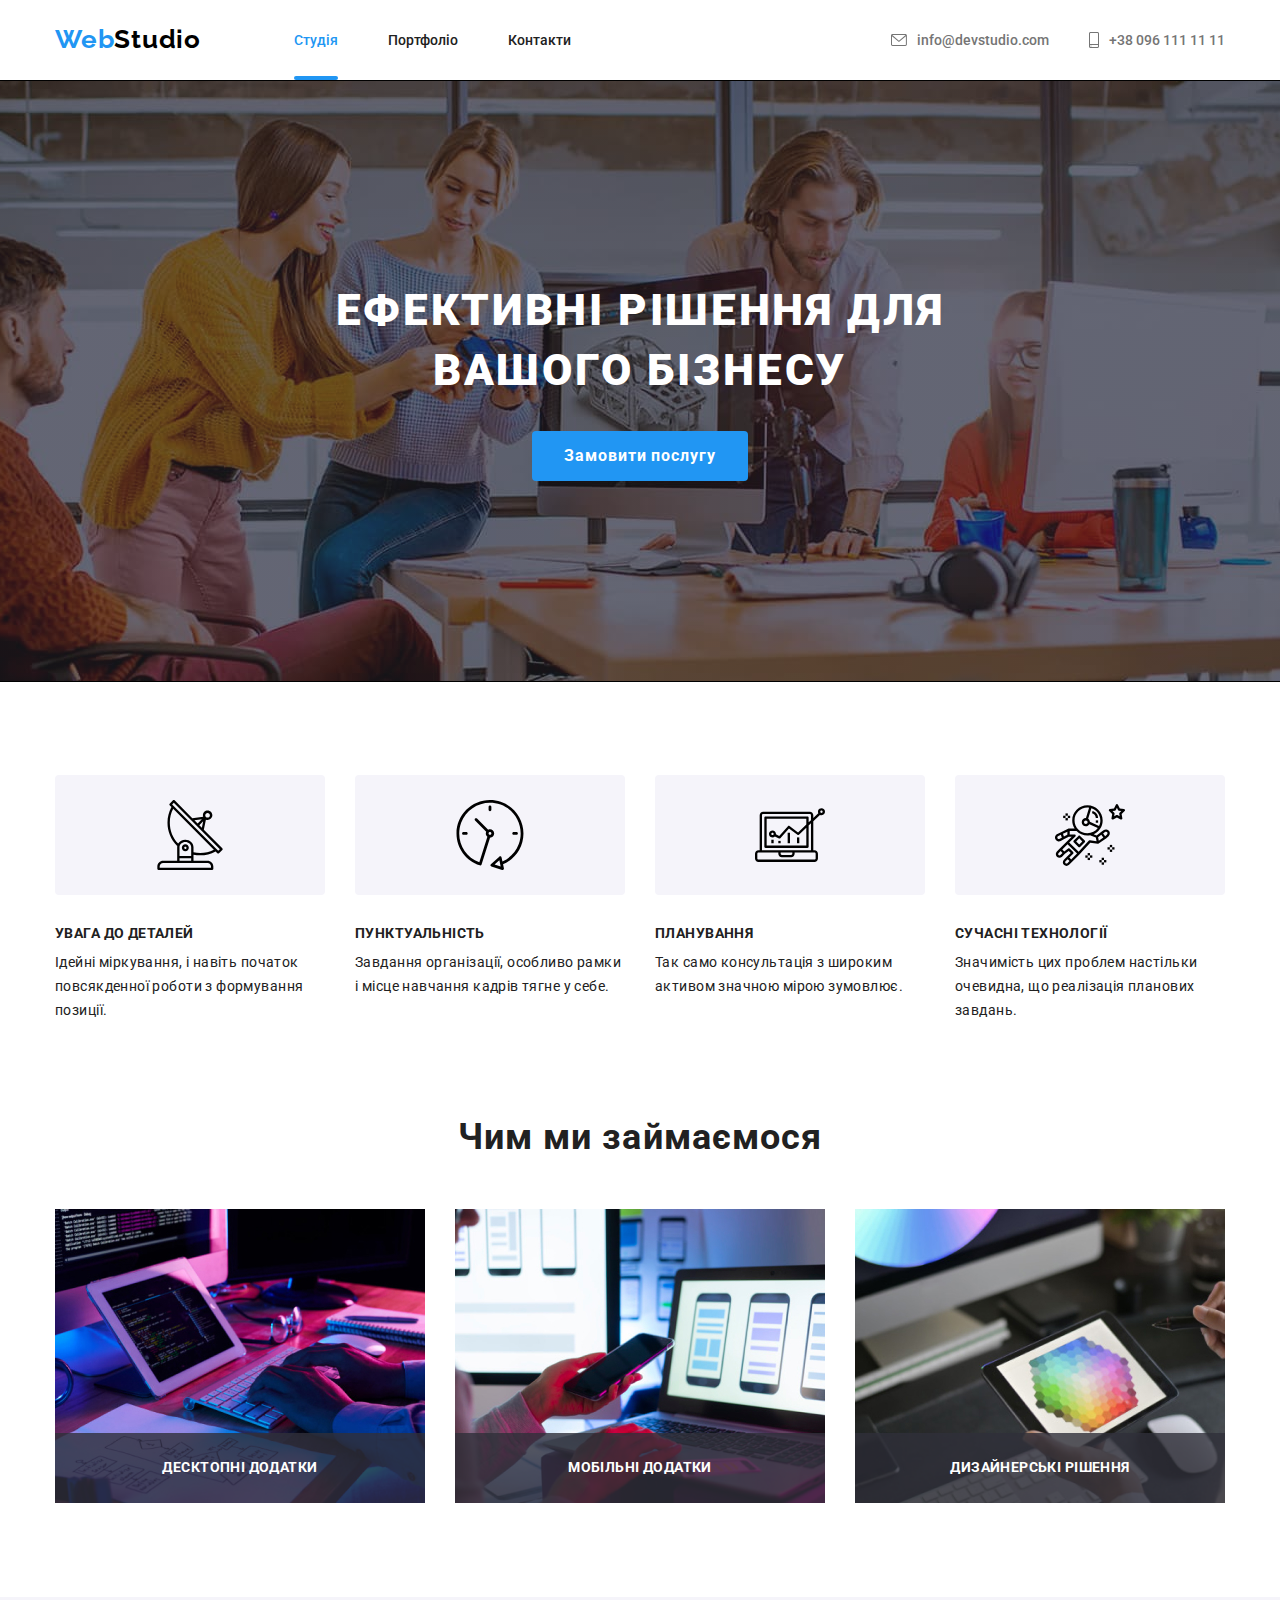
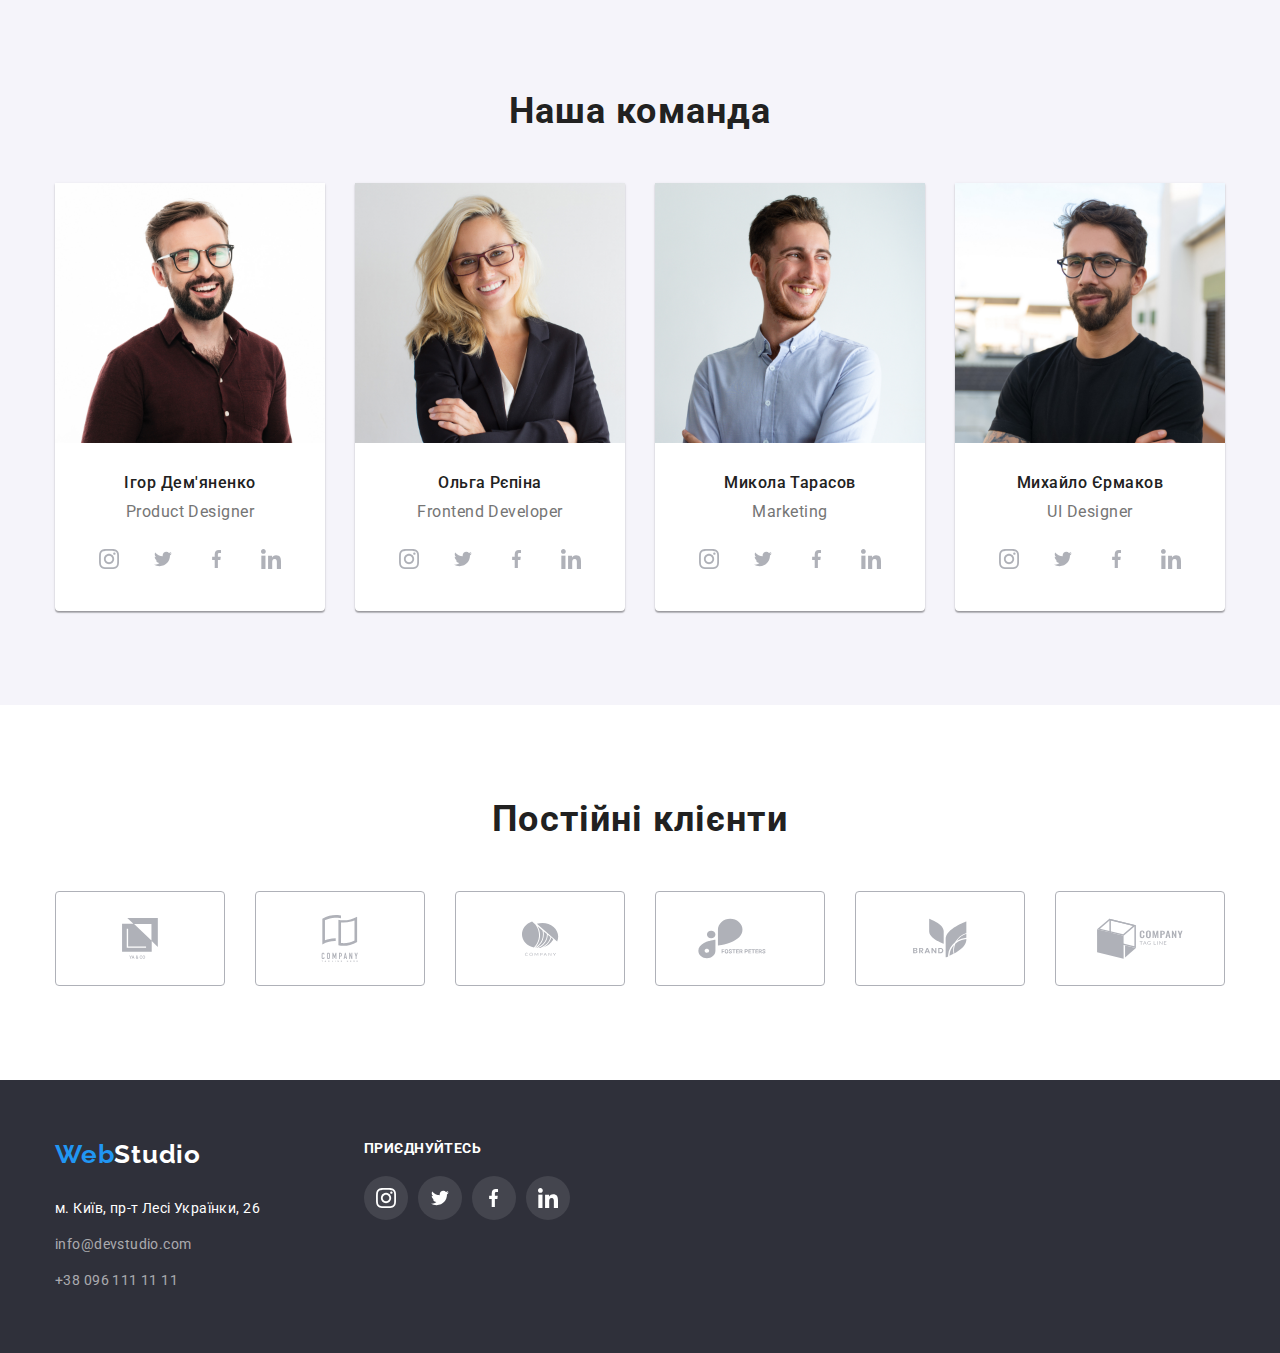
<file: index.html>
<!DOCTYPE html>
<html lang="en">
  <head>
    <meta charset="UTF-8" />
    <meta http-equiv="X-UA-Compatible" content="IE=edge" />
    <meta name="viewport" content="width=device-width, initial-scale=1.0" />
    <title>WebStudio</title>
    <!-- Fonts -->
    <link rel="preconnect" href="https://fonts.googleapis.com" />
    <link rel="preconnect" href="https://fonts.gstatic.com" crossorigin />
    <link
      href="https://fonts.googleapis.com/css2?family=Raleway:wght@700&family=Roboto:wght@400;500;700;900&display=swap"
      rel="stylesheet"
    />
    <link
      rel="stylesheet"
      href="https://cdnjs.cloudflare.com/ajax/libs/modern-normalize/1.1.0/modern-normalize.min.css"
    />
    <!-- Style  -->
    <link rel="stylesheet" href="./css/style.css" />
  </head>
  <body>
    <header>
      <div class="container header-container">
        <nav class="main-nav">
          <a href="./index.html" class="topline"
            >Web<span class="toplinesecond">Studio</span></a
          >

          <ul class="sitenav">
            <li class="item current">
              <a href="./index.html" class="aboutus current">Студія</a>
            </li>
            <li class="item">
              <a href="./portfolios.html" class="aboutus">Портфоліо</a>
            </li>
            <li class="item"><a href="" class="aboutus">Контакти</a></li>
          </ul>
        </nav>
        <ul class="auth-nav">
          <li class="item">
            <a href="info@devstudio.com" class="contactsfirst">
              <svg class="contact-icon" width="16" height="12">
                <use href="./images/icons.svg#icon-envelope"></use>
              </svg>

              info@devstudio.com</a
            >
          </li>
          <li class="item">
            <a href="tel:+380961111111" class="contactsfirst">
              <svg class="contact-icon" width="10" height="16">
                <use href="./images/icons.svg#icon-smartphone"></use>
              </svg>

              +38 096 111 11 11</a
            >
          </li>
        </ul>
      </div>
    </header>

    <main>
      <section class="hero-section">
        <div class="container">
          <h1 class="hero-title">Ефективні рішення для <br />вашого бізнесу</h1>
          <button class="button" type="button" data-modal-open>Замовити послугу</button>
        </div>
      </section>

      <!-- Наші переваги -->
      <section class="ouradvantages-main">
        <div class="container secondary">
          <ul class="ouradvantages-item">
            <li>
              <div class="whysocreate">
                <svg class="icon-advanteges" width="70" height="70">
                  <use href="./images/icons.svg#icon-antenna"></use>
                </svg>
              </div>
              <h2 class="ouradvantages">УВАГА ДО ДЕТАЛЕЙ</h2>
              <p class="whyso">
                Ідейні міркування, і навіть початок повсякденної роботи з
                формування позиції.
              </p>
            </li>
            <li>
              <div class="whysocreate">
                <svg class="icon-advanteges" width="70" height="70">
                  <use href="./images/icons.svg#icon-clock"></use>
                </svg>
              </div>

              <h2 class="ouradvantages">ПУНКТУАЛЬНІСТЬ</h2>
              <p class="whyso">
                Завдання організації, особливо рамки і місце навчання кадрів
                тягне у себе.
              </p>
            </li>
            <li>
              <div class="whysocreate">
                <svg class="icon-advanteges" width="70" height="70">
                  <use href="./images/icons.svg#icon-diagram"></use>
                </svg>
              </div>
              <h2 class="ouradvantages">ПЛАНУВАННЯ</h2>
              <p class="whyso">
                Так само консультація з широким активом значною мірою зумовлює.
              </p>
            </li>
            <li>
              <div class="whysocreate">
                <svg class="icon-advanteges" width="70" height="70">
                  <use href="./images/icons.svg#icon-astronaut"></use>
                </svg>
              </div>
              <h2 class="ouradvantages">СУЧАСНІ ТЕХНОЛОГІЇ</h2>
              <p class="whyso">
                Значимість цих проблем настільки очевидна, що реалізація
                планових завдань.
              </p>
            </li>
          </ul>
        </div>
      </section>
      <!-- Чим ми займаємось -->
      <section class="image-main">
        <div class="container">
          <h3 class="ourwork">Чим ми займаємося</h3>
          <ul class="image-item">
            <li>
              <img
                src="./images/photo1.jpg"
                alt="Людина працює за компютером"
                width="370"
              />
              <div class="textonphoto"> Десктопні додатки </div>
            </li>
            <li>
              <img
                src="./images/photo2.jpg"
                alt="Людина тримає телефон і працює за компютером"
                width="370"
              />
              <div class="textonphoto"> Мобільні додатки </div>
            </li>
            <li>
              <img
                src="./images/photo3.jpg"
                alt="Людина тримає планшет в руках"
                width="370"
              />
              <div class="textonphoto"> Дизайнерські рішення </div>
            </li>
          </ul>
        </div>
      </section>
      <!-- Наша команда -->
      <section class="our-team">
        <div class="container">
          <h2 class="comand">Наша команда</h2>
          <ul class="comand-team">
            <li class="personas">
              <img
                src="./images/productdesigner.jpg"
                alt="Фото співробітника"
                width="270"
              />
              <div class="nameposition">
                <h3 class="name-employee">Ігор Дем'яненко</h3>
                <p class="employee">Product Designer</p>
                <ul class="socials-list">
                  <li class="socials-item">
                    <a class="socials-link" href="#">
                      <svg width="20" height="20">
                        <use href="./images/icons.svg#icon-instagram"></use>
                      </svg>
                    </a>
                  </li>

                  <li class="socials-item">
                    <a class="socials-link" href="#">
                      <svg width="20" height="16">
                        <use href="./images/icons.svg#icon-Twitter"></use>
                      </svg>
                    </a>
                  </li>

                  <li class="socials-item">
                    <a class="socials-link" href="#">
                      <svg width="10" height="20">
                        <use href="./images/icons.svg#icon-Facebook"></use>
                      </svg>
                    </a>
                  </li>

                  <li class="socials-item">
                    <a class="socials-link" href="#">
                      <svg width="20" height="20">
                        <use href="./images/icons.svg#icon-Linkedin"></use>
                      </svg>
                    </a>
                  </li>
                </ul>
              </div>
            </li>
            <li class="personas">
              <img
                src="./images/frontenddeveloper.jpg"
                alt="Фото співробітника"
                width="270"
              />
              <div class="nameposition">
                <h3 class="name-employee">Ольга Рєпіна</h3>
                <p class="employee">Frontend Developer</p>
                <ul class="socials-list">
                  <li class="socials-item">
                    <a class="socials-link" href="#">
                      <svg width="20" height="20">
                        <use href="./images/icons.svg#icon-instagram"></use>
                      </svg>
                    </a>
                  </li>

                  <li class="socials-item">
                    <a class="socials-link" href="#">
                      <svg width="20" height="16">
                        <use href="./images/icons.svg#icon-Twitter"></use>
                      </svg>
                    </a>
                  </li>

                  <li class="socials-item">
                    <a class="socials-link" href="#">
                      <svg width="10" height="20">
                        <use href="./images/icons.svg#icon-Facebook"></use>
                      </svg>
                    </a>
                  </li>

                  <li class="socials-item">
                    <a class="socials-link" href="#">
                      <svg width="20" height="20">
                        <use href="./images/icons.svg#icon-Linkedin"></use>
                      </svg>
                    </a>
                  </li>
                </ul>
              </div>
            </li>
            <li class="personas">
              <img
                src="./images/marketing.jpg"
                alt="Фото співробітника"
                width="270"
              />
              <div class="nameposition">
                <h3 class="name-employee">Микола Тарасов</h3>
                <p class="employee">Marketing</p>
                <ul class="socials-list">
                  <li class="socials-item">
                    <a class="socials-link" href="#">
                      <svg width="20" height="20">
                        <use href="./images/icons.svg#icon-instagram"></use>
                      </svg>
                    </a>
                  </li>

                  <li class="socials-item">
                    <a class="socials-link" href="#">
                      <svg width="20" height="16">
                        <use href="./images/icons.svg#icon-Twitter"></use>
                      </svg>
                    </a>
                  </li>

                  <li class="socials-item">
                    <a class="socials-link" href="#">
                      <svg width="10" height="20">
                        <use href="./images/icons.svg#icon-Facebook"></use>
                      </svg>
                    </a>
                  </li>

                  <li class="socials-item">
                    <a class="socials-link" href="#">
                      <svg width="20" height="20">
                        <use href="./images/icons.svg#icon-Linkedin"></use>
                      </svg>
                    </a>
                  </li>
                </ul>
              </div>
            </li>
            <li class="personas">
              <img
                src="./images/uidesigner.jpg"
                alt="Фото співробітника"
                width="270"
              />
              <div class="nameposition">
                <h3 class="name-employee">Михайло Єрмаков</h3>
                <p class="employee">UI Designer</p>
                <ul class="socials-list">
                  <li class="socials-item">
                    <a class="socials-link" href="#">
                      <svg width="20" height="20">
                        <use href="./images/icons.svg#icon-instagram"></use>
                      </svg>
                    </a>
                  </li>

                  <li class="socials-item">
                    <a class="socials-link" href="#">
                      <svg width="20" height="16">
                        <use href="./images/icons.svg#icon-Twitter"></use>
                      </svg>
                    </a>
                  </li>

                  <li class="socials-item">
                    <a class="socials-link" href="#">
                      <svg width="10" height="20">
                        <use href="./images/icons.svg#icon-Facebook"></use>
                      </svg>
                    </a>
                  </li>

                  <li class="socials-item">
                    <a class="socials-link" href="#">
                      <svg width="20" height="20">
                        <use href="./images/icons.svg#icon-Linkedin"></use>
                      </svg>
                    </a>
                  </li>
                </ul>
              </div>
            </li>
          </ul>
        </div>
      </section>
      <!-- Постійні клієнти -->
      <section class="client-main">
        <div class="container">
          <h2 class="client-item">Постійні клієнти</h2>
          <ul class="clientcompani">
            <li class="client-content">
              <a class="clientcompani-main" href="#">
                <svg wight="41" height="41">
                  <use href="./images/icons.svg#icon-Union"></use>
                </svg>
              </a>
            </li>

            <li class="client-content">
              <a class="clientcompani-main" href="#">
                <svg wight="41" height="47">
                  <use href="./images/icons.svg#icon-group-2"></use>
                </svg>
              </a>
            </li>

            <li class="client-content">
              <a class="clientcompani-main" href="#">
                <svg wight="38" height="35">
                  <use href="./images/icons.svg#icon-group-3"></use>
                </svg>
              </a>
            </li>

            <li class="client-content">
              <a class="clientcompani-main" href="#">
                <svg wight="43" height="41">
                  <use href="./images/icons.svg#icon-group-4"></use>
                </svg>
              </a>
            </li>

            <li class="client-content">
              <a class="clientcompani-main" href="#">
                <svg wight="84" height="40">
                  <use href="./images/icons.svg#icon-group-5"></use>
                </svg>
              </a>
            </li>

            <li class="client-content">
              <a class="clientcompani-main" href="#">
                <svg wight="41" height="41">
                  <use href="./images/icons.svg#icon-Object-6"></use>
                </svg>
              </a>
            </li>
          </ul>
        </div>
      </section>
    </main>
    <footer>
      <div class="container footer-container">
        <div class="footeritem">
          <a href="./index.html" class="topline"
            >Web<span class="studiofooter">Studio</span></a
          >
          <address>
            <p class="adres">м. Київ, пр-т Лесі Українки, 26</p>
            <a href="info@devstudio.com" class="contacts">info@devstudio.com</a>
            <a href="+380961111111" class="contacts">+38 096 111 11 11</a>
          </address>
        </div>
        <div class="join">
          <h2 class="join-in">Приєднуйтесь</h2>
          <ul class="socials-list">
            <li class="socials-item">
              <a class="socials-link" href="#">
                <svg width="20" height="20">
                  <use href="./images/icons.svg#icon-instagram"></use>
                </svg>
              </a>
            </li>

            <li class="socials-item">
              <a class="socials-link" href="#">
                <svg width="20" height="16">
                  <use href="./images/icons.svg#icon-Twitter"></use>
                </svg>
              </a>
            </li>

            <li class="socials-item">
              <a class="socials-link" href="#">
                <svg width="10" height="20">
                  <use href="./images/icons.svg#icon-Facebook"></use>
                </svg>
              </a>
            </li>

            <li class="socials-item">
              <a class="socials-link" href="#">
                <svg width="20" height="20">
                  <use href="./images/icons.svg#icon-Linkedin"></use>
                </svg>
              </a>
            </li>
          </ul>
        </div>
      </div>
    </footer>
    <div class="backdrop is-hidden"data-modal>
      <div class="modal">
        <div class="buttonbackdrop">
        <button class="buttonback" data-modal-close>
          <svg class="icon-vector" width="11" height="11">
                  <use href="./images/icons.svg#icon-vector"></use>
                </svg>
        </button>
        
      </div>
    </div>
   <script src="./js/modal.js"></script>
  </body>
</html>
</file>
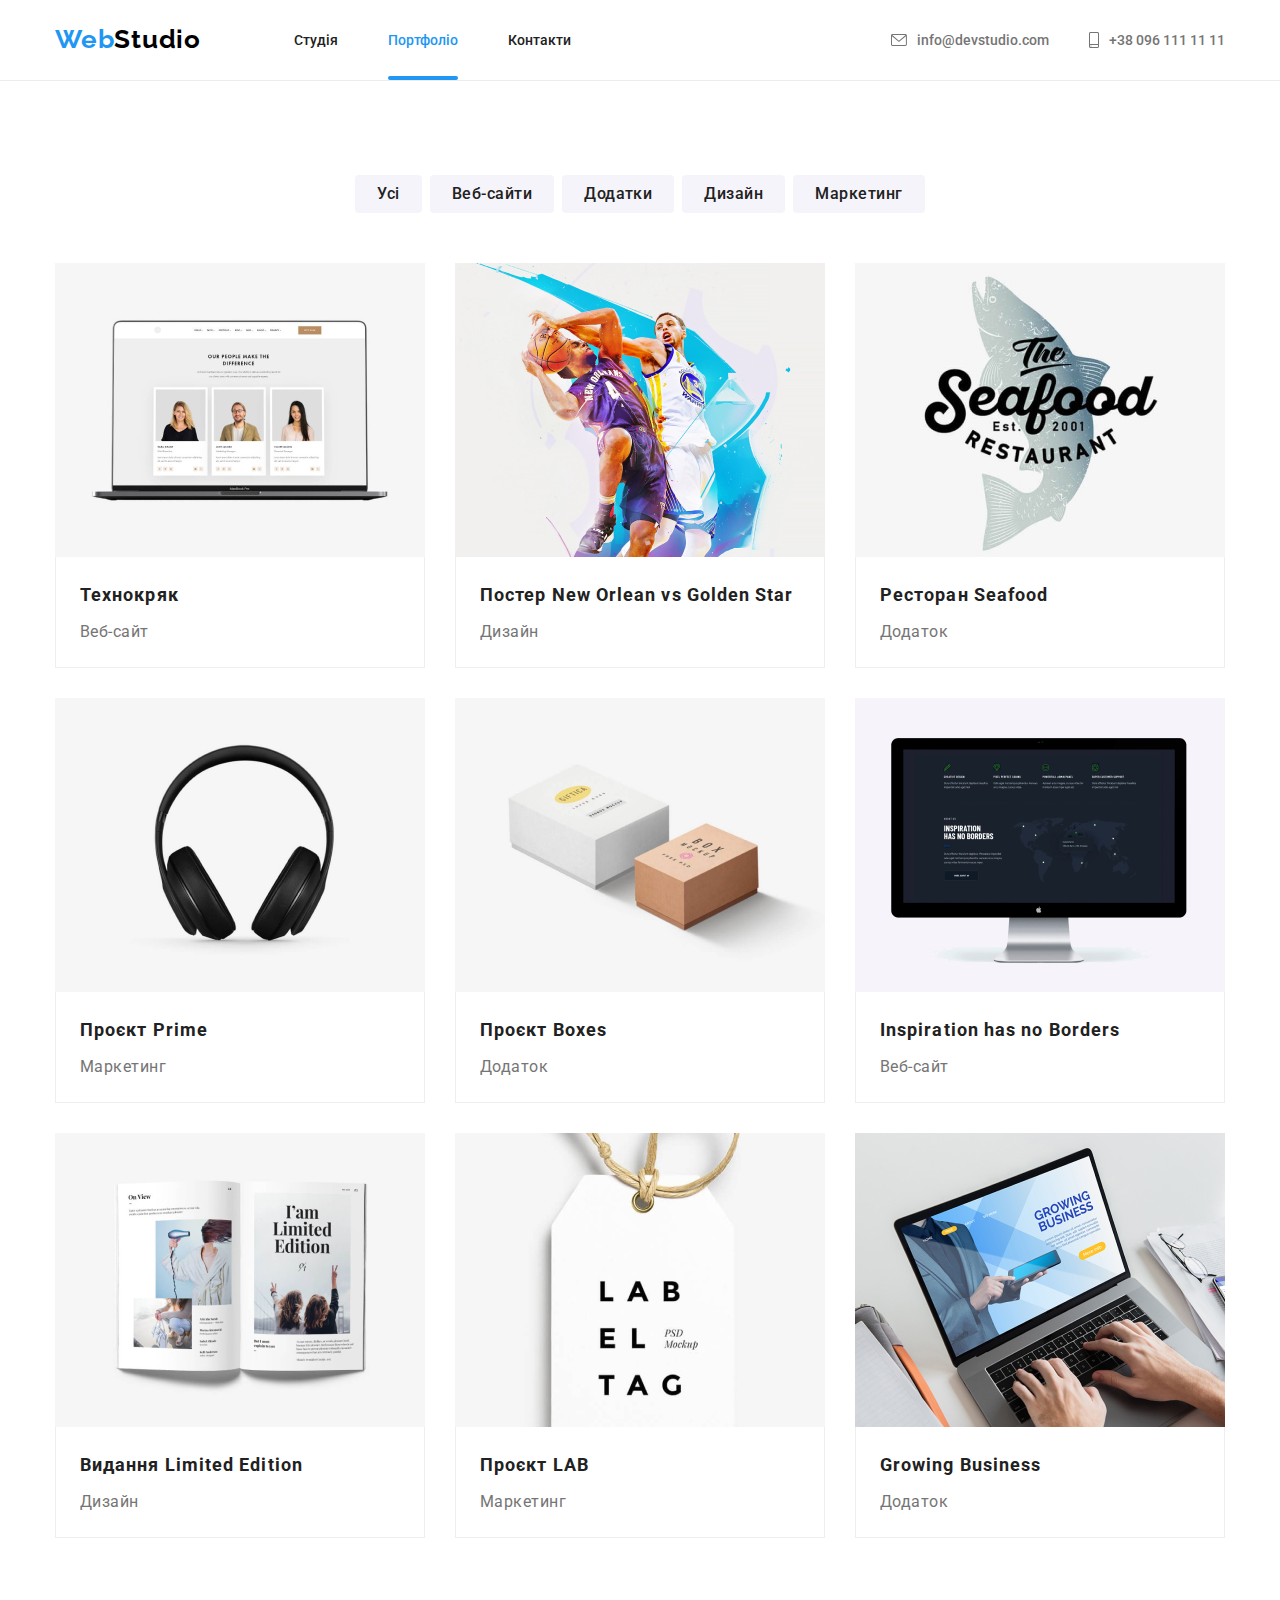
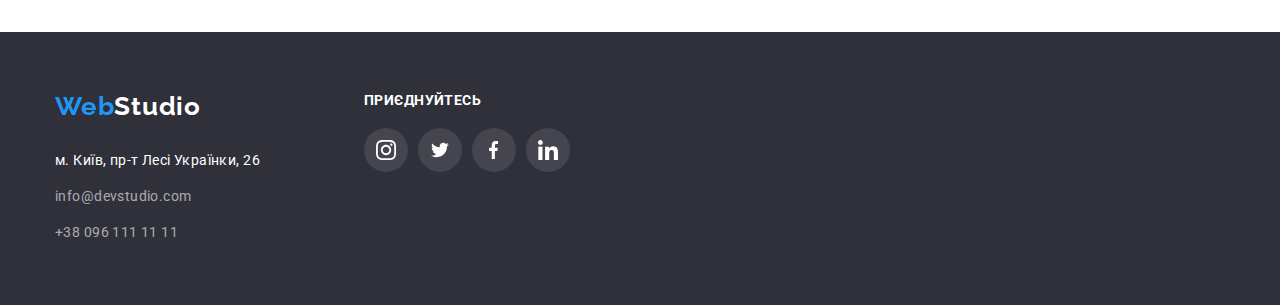
<file: portfolios.html>
<!DOCTYPE html>
<html lang="en">
  <head>
    <meta charset="UTF-8" />
    <meta http-equiv="X-UA-Compatible" content="IE=edge" />
    <meta name="viewport" content="width=device-width, initial-scale=1.0" />
    <title>Portfolios</title>
    <link rel="preconnect" href="https://fonts.googleapis.com" />
    <link rel="preconnect" href="https://fonts.gstatic.com" crossorigin />
    <link
      href="https://fonts.googleapis.com/css2?family=Raleway:wght@700&family=Roboto:wght@400;500;700;900&display=swap"
      rel="stylesheet"
    />
    <link
      rel="stylesheet"
      href="https://cdnjs.cloudflare.com/ajax/libs/modern-normalize/1.1.0/modern-normalize.min.css"
    />
    <link rel="stylesheet" href="./css/style.css" />
  </head>
  <body>
    <header>
      <div class="container header-container">
        <nav class="main-nav">
          <a href="./index.html" class="topline"
            >Web<span class="toplinesecond">Studio</span></a
          >

          <ul class="sitenav">
            <li class="item">
              <a href="./index.html" class="aboutus">Студія</a>
            </li>
            <li class="item current">
              <a href="./portfolios.html" class="aboutus current">Портфоліо</a>
            </li>
            <li class="item"><a href="" class="aboutus">Контакти</a></li>
          </ul>
        </nav>
        <ul class="auth-nav">
          <li class="item">
            <a href="info@devstudio.com" class="contactsfirst">
              <svg class="contact-icon" width="16" height="12">
                <use href="./images/icons.svg#icon-envelope"></use>
              </svg>

              info@devstudio.com</a
            >
          </li>
          <li class="item">
            <a href="tel:+380961111111" class="contactsfirst">
              <svg class="contact-icon" width="10" height="16">
                <use href="./images/icons.svg#icon-smartphone"></use>
              </svg>
              +38 096 111 11 11</a
            >
          </li>
        </ul>
      </div>
    </header>
    <main>
      <section class="filtersection">
        <div class="container">
          <ul class="filter">
            <li class="filter-icon">
              <button class="buttontwopage" type="button">Усі</button>
            </li>
            <li class="filter-icon">
              <button class="buttontwopage" type="button">Веб-сайти</button>
            </li>
            <li class="filter-icon">
              <button class="buttontwopage" type="button">Додатки</button>
            </li>
            <li class="filter-icon">
              <button class="buttontwopage" type="button">Дизайн</button>
            </li>
            <li class="filter-icon">
              <button class="buttontwopage" type="button">Маркетинг</button>
            </li>
          </ul>

          <ul class="cardstitle">
            <li class="cardmain">
              <div class="photo-phortholios">
                <img src="./images/photo4.jpg" alt="Технокряк" width="370" />
                <p class="text">
                  Ресурс пропонує комплексні пропозиції з різним рівнем
                  функціоналу та сервісів. Все це дозволить відвідувачу отримати
                  вичерпні відомості про компанію чи приватну особу.
                </p>
              </div>
              <div class="bordercard">
                <h3 class="description">Технокряк</h3>
                <p class="position">Веб-сайт</p>
              </div>
            </li>

            <li class="cardmain">
              <div class="photo-phortholios">
                <img
                  src="./images/photo5.jpg"
                  alt="Постер New Orlean vs Golden Star"
                  width="370"
                />
                <p class="text">
                  Ресурс пропонує комплексні пропозиції з різним рівнем
                  функціоналу та сервісів. Все це дозволить відвідувачу отримати
                  вичерпні відомості про компанію чи приватну особу.
                </p>
              </div>
              <div class="bordercard">
                <h3 class="description">Постер New Orlean vs Golden Star</h3>
                <p class="position">Дизайн</p>
              </div>
            </li>
            <li class="cardmain">
              <div class="photo-phortholios">
                <img
                  src="./images/photo6.jpg"
                  alt="Ресторан Seafood"
                  width="370"
                />
                <p class="text">
                  Ресурс пропонує комплексні пропозиції з різним рівнем
                  функціоналу та сервісів. Все це дозволить відвідувачу отримати
                  вичерпні відомості про компанію чи приватну особу.
                </p>
              </div>
              <div class="bordercard">
                <h3 class="description">Ресторан Seafood</h3>
                <p class="position">Додаток</p>
              </div>
            </li>
            <li class="cardmain">
              <div class="photo-phortholios">
                <img src="./images/photo7.jpg" alt="Проєкт Prime" width="370" />
                <p class="text">
                  Ресурс пропонує комплексні пропозиції з різним рівнем
                  функціоналу та сервісів. Все це дозволить відвідувачу отримати
                  вичерпні відомості про компанію чи приватну особу.
                </p>
              </div>
              <div class="bordercard">
                <h3 class="description">Проєкт Prime</h3>
                <p class="position">Маркетинг</p>
              </div>
            </li>
            <li class="cardmain">
              <div class="photo-phortholios">
                <img src="./images/photo8.jpg" alt="Проєкт Boxes" width="370" />
                <p class="text">
                  Ресурс пропонує комплексні пропозиції з різним рівнем
                  функціоналу та сервісів. Все це дозволить відвідувачу отримати
                  вичерпні відомості про компанію чи приватну особу.
                </p>
              </div>
              <div class="bordercard">
                <h3 class="description">Проєкт Boxes</h3>
                <p class="position">Додаток</p>
              </div>
            </li>
            <li class="cardmain">
              <div class="photo-phortholios">
                <img
                  src="./images/photo9.jpg"
                  alt="Inspiration has no Borders"
                  width="370"
                />
                <p class="text">
                  Ресурс пропонує комплексні пропозиції з різним рівнем
                  функціоналу та сервісів. Все це дозволить відвідувачу отримати
                  вичерпні відомості про компанію чи приватну особу.
                </p>
              </div>
              <div class="bordercard">
                <h3 class="description">Inspiration has no Borders</h3>
                <p class="position">Веб-сайт</p>
              </div>
            </li>

            <li class="cardmain">
              <div class="photo-phortholios">
                <img
                  src="./images/photo10.jpg"
                  alt="Видання Limited Edition"
                  width="370"
                />
                <p class="text">
                  Ресурс пропонує комплексні пропозиції з різним рівнем
                  функціоналу та сервісів. Все це дозволить відвідувачу отримати
                  вичерпні відомості про компанію чи приватну особу.
                </p>
              </div>

              <div class="bordercard">
                <h3 class="description">Видання Limited Edition</h3>
                <p class="position">Дизайн</p>
              </div>
            </li>

            <li class="cardmain">
              <div class="photo-phortholios">
                <img src="./images/photo11.jpg" alt="Проєкт LAB" width="370" />
                <p class="text">
                  Ресурс пропонує комплексні пропозиції з різним рівнем
                  функціоналу та сервісів. Все це дозволить відвідувачу отримати
                  вичерпні відомості про компанію чи приватну особу.
                </p>
              </div>
              <div class="bordercard">
                <h3 class="description">Проєкт LAB</h3>
                <p class="position">Маркетинг</p>
              </div>
            </li>

            <li class="cardmain">
              <div class="photo-phortholios">
                <img
                  src="./images/photo12.jpg"
                  alt="Growing Business"
                  width="370"
                />
                <p class="text">
                  Ресурс пропонує комплексні пропозиції з різним рівнем
                  функціоналу та сервісів. Все це дозволить відвідувачу отримати
                  вичерпні відомості про компанію чи приватну особу.
                </p>
              </div>
              <div class="bordercard">
                <h3 class="description">Growing Business</h3>
                <p class="position">Додаток</p>
              </div>
            </li>
          </ul>
        </div>
      </section>
    </main>
    <footer>
      <div class="container footer-container">
        <div class="footeritem">
          <a href="./index.html" class="topline"
            >Web<span class="studiofooter">Studio</span></a
          >
          <address>
            <p class="adres">м. Київ, пр-т Лесі Українки, 26</p>
            <a href="info@devstudio.com" class="contacts">info@devstudio.com</a>
            <a href="+380961111111" class="contacts">+38 096 111 11 11</a>
          </address>
        </div>
        <div class="join">
          <h2 class="join-in">Приєднуйтесь</h2>
          <ul class="socials-list">
            <li class="socials-item">
              <a class="socials-link" href="#">
                <svg width="20" height="20">
                  <use href="./images/icons.svg#icon-instagram"></use>
                </svg>
              </a>
            </li>

            <li class="socials-item">
              <a class="socials-link" href="#">
                <svg width="20" height="16">
                  <use href="./images/icons.svg#icon-Twitter"></use>
                </svg>
              </a>
            </li>

            <li class="socials-item">
              <a class="socials-link" href="#">
                <svg width="10" height="20">
                  <use href="./images/icons.svg#icon-Facebook"></use>
                </svg>
              </a>
            </li>

            <li class="socials-item">
              <a class="socials-link" href="#">
                <svg width="20" height="20">
                  <use href="./images/icons.svg#icon-Linkedin"></use>
                </svg>
              </a>
            </li>
          </ul>
        </div>
      </div>
    </footer>
  </body>
</html>
</file>
<file: css/style.css>
* {
  box-sizing: border-box;
}
:root {
  --color-primary: #212121;
  --color-secondary: #757575;
  --color-hover: #2196f3;
  --color-filter: #f5f4fa;
  --color--white: #ffffff;
  --color--nav--: #2f303a;
  --color--icongroup--:#AFB1B8;
}

body {
  color: var(--color-primary);
  font-family: "Roboto", sans-serif;
  margin: 0 auto;
}
ul{
  list-style: none;
  padding-left: 0;
  margin: 0;
}
h1,h2,h3,h4,h5,h6,p{
  margin: 0;
}

.container {
  margin-left: auto;
  margin-right: auto;
  padding-left: 15px;
  padding-right: 15px;
  width: 1200px;
}

/* Шапка */
.topline {
  color: var(--color-hover);
  font-family: Raleway;
  text-decoration: none;
  font-weight: 700;
  font-size: 26px;
  line-height: 1.119;
  letter-spacing: 0.03em;
}
.toplinesecond {
  color: #000000;
  font-family: Raleway;
  text-decoration: none;
}
.main-nav {
  display: flex;
  align-items: center;
}
.header-container{
  display: flex;
  align-items: center;
}

.back {
  background: #f5f5f5;
}
/* Про нас шапка */
.aboutus {

  color: var(--color-primary);
  text-decoration: none;
  font-weight: 500;
  font-size: 14px;
  line-height: 1.142;
  transition-property: background-color, color;
  transition-duration: 250ms;
  transition-timing-function: linear;
}
.aboutus:hover,
.aboutus:focus  {
  color: var(--color-hover);
}

.aboutus.current{
  color: var(--color-hover);
}
.sitenav {
  display: flex;
  margin: 0;
  padding-left: 0;
}
.sitenav .item {
  position: relative;
  margin-right: 50px;
}
.sitenav .item.current:after {
  position: absolute;
  bottom: 0;
  right: 0;
  content: "";
  width: 100%;
  height: 4px;
  background-color: var(--color-hover);
  border-radius: 2px; 

   
  
}
.sitenav .item:last-child {
  margin-right: 0;
}
.sitenav .aboutus {
  display: block;
  padding-top: 32px;
  padding-bottom: 32px;
}


.contacts {
  color: rgba(255, 255, 255, 0.6);
  font-size: 14px;
  line-height: 1.71;
  text-decoration: none;
  display: flex;
  margin-bottom: 12px;
  letter-spacing: 0.03em;
}
.contacts:hover, 
.contacts:focus {
  color: var(--color-hover);
}
.contactsfirst {
  color: var(--color-secondary);
  font-weight: 500;
  font-size: 14px;
  line-height: 1.142;
  text-decoration: none;
  display: flex;
  align-items: center;
}
.contactsfirst:hover,
.contactsfirst:focus {
  color: var(--color-hover);
  fill: var(--color-hover);
}
.contact-icon{
  margin-right: 10px;
  fill: var(--color-secondary);
}
/* Бааадііі */
.hero-title {
  color: var(--color--white);
  font-family: "Roboto", sans-serif;
  text-transform: uppercase;
  text-align: center;
  font-weight: 900;
  font-size: 44px;
  line-height: 1.363;
  letter-spacing: 0.06em;
  margin: 0;
  margin-bottom: 30px;
}

.hero-section {
max-width: 1600px;
height: 600px;
margin-left: auto;
margin-right: auto;
  padding-top: 200px;
  padding-bottom: 200px;
  outline: 1px solid black;
  background-image: linear-gradient(
    to right,
    rgba(47, 48, 58, 0.4),
    rgba(47, 48, 58, 0.4)),
  url('../images/HeroImg.jpg');
  
  background-repeat: no-repeat;
  background-position: center;
  background-size: cover;
  background-color: #2F303A66 ;
}
header{
  border-bottom: 1px solid #ECECEC;

}

.button {
  display: block;
  text-align: center;
  margin: 0 auto;

  color: var(--color--white);
  background-color: var(--color-hover);
  border: none;
  font-family: "Roboto", sans-serif;
  font-weight: 700;
  font-size: 16px;
  line-height: 1.875;
  border-radius: 4px;
  width: 216px;
  height: 50px;
  letter-spacing: 0.06em;
  cursor: pointer;
}
.filter {
  margin: 0;
  display: flex;
  justify-content: center;
  gap: 8px ;
  margin-bottom: 50px;
}

.filtersection{
  padding-top: 94px;
  padding-bottom: 94px;
}
.buttontwopage {
  color: var(--color-primary);
  background-color: var(--color-filter);
  border-color: var(--color-filter);
  font-family: inherit;
  font-weight: 500;
  font-size: 16px;
  line-height: 1.625;
  border: none;
  border-radius: 4px;
  letter-spacing: 0.03em;
  cursor: pointer;
  padding: 6px 22px;

  transition-property: background-color, color;
  transition-duration: 250ms;
  transition-timing-function: linear;
}
.buttontwopage:hover, 
.buttontwopage:focus {
  color: var(--color--white);
  background-color: var(--color-hover);
  box-shadow: 0px 3px 1px rgba(0, 0, 0, 0.1), 
  0px 1px 2px rgba(0, 0, 0, 0.08), 
  0px 2px 2px rgba(0, 0, 0, 0.12);
  
}


.whysompani-item {
  color: var(--color-secondary);
  width: 270px;
  margin: 0;
}

.ourwork {
  color: var(--color-primary);
  margin: 0;
  margin-bottom: 50px;
}
.our-team {
  background: var(--color-filter);
  padding-top: 94px;
  padding-bottom: 94px;
}
.comand-team {
  margin: 0;
  padding: 0;
  display: flex;
  gap: 30px;
}
.personas {
  background-color: var(--color--white);
  box-shadow: 0px 1px 3px rgba(0, 0, 0, 0.12), 
  0px 1px 1px rgba(0, 0, 0, 0.14), 
  0px 2px 1px rgba(0, 0, 0, 0.2);
  border-radius: 0px 0px 4px 4px;

}

.comand {
  color: var(--color-primary);
  font-size: 36px;
  line-height: 1.166;
  letter-spacing: 0.03em;
  text-align: center;
  margin: 0;
  margin-bottom: 50px;
}
.client-item{
  color: var(--color-primary);
  font-size: 36px;
  line-height: 1.166;
  letter-spacing: 0.03em;
  text-align: center;
  margin: 0;
  margin-bottom: 50px;

}
.clientcompani{
  display: flex;
  margin: 0;
  padding: 0;
  gap: 30px;
}
.client-content{
  width: 170px;
  height: 95px;
  
}
.clientcompani-main{
  display: flex;
  justify-content: center;
  align-items: center;
  width: 100%;
  height: 100%;

  fill: #AFB1B8;
  border: 1px solid #AFB1B8;
  border-radius: 4px;

  transition-property: fill;
  transition-duration: 250ms;
  transition-timing-function: linear;
  
}



.clientcompani-main:hover,
.clientcompani-main:focus {
  fill: var(--color-hover);
  border:1px solid var(--color-hover);
}
.name-employee {
  color: var(--color-primary);
  font-weight: 500;
  font-size: 16px;
  line-height: 1.187;
  letter-spacing: 0.03em;
  text-align: center;
  margin: 0;
  margin-bottom: 10px;
}
.employee {
  color: var(--color-secondary);
  font-size: 16px;
  line-height: 1.187;
  letter-spacing: 0.03em;
  text-align: center;
  margin: 0;
}

h2 {
  font-weight: 700;
  font-size: 14px;
  line-height: 1.142;
  letter-spacing: 0.03em;
  margin-top: 0;
  margin-bottom: 10px;
}
.whyso {
  font-weight: 400;
  font-size: 14px;
  line-height: 1.714;
  letter-spacing: 0.03em;
}
.ourwork {
  font-size: 36px;
  line-height: 1.166;
  text-align: center;
  letter-spacing: 0.03em;
}
address {
  font-style: normal;
  font-weight: 400;
  font-size: 14px;
  line-height: 1.71;
  color: var(--color--white);
  letter-spacing: 0.03em;
  margin-top: 28px;
}
.description {
  font-size: 18px;
  line-height: 2;
  letter-spacing: 0.06em;
  margin: 0;
  padding-bottom: 4px;
}
.position {
  color: #757575;
  font-weight: 400;
  font-size: 16px;
  line-height: 1.875;
  letter-spacing: 0.03em;
  margin-top: 0;
  margin-bottom: 0;
}

footer {
  background-color: var(--color--nav--);
}
.studiofooter {
  color: var(--color--white);
  font-family: Raleway;
  text-decoration: none;
}
.adres {
  color: var(--color--white);
  padding-bottom: 12px;


}

.auth-nav {
  display: flex;
  align-items: center;
  margin-left: auto;
  padding: 0;
}
.auth-nav .item + .item {
  margin-left: 40px;
} 
.topline {
  margin-right: 93px;
}
.ouradvantages-main {
  padding-top: 94px;
  padding-bottom: 94px;
}
.ouradvantages-item {
  display: flex;
  padding: 0;
  margin: 0;
  gap: 30px;
}
.image-main {
  padding-bottom: 94px;
}
.toplineseconds {
  color: var(--color--white);
  padding-bottom: 28px;
}
.cardstitle {
  display: flex;
  flex-wrap: wrap;
  gap: 30px;
  padding: 0;
  margin: 0;
}
.bordercard {
  padding-top: 20px;
  padding-bottom: 20px;
  padding-left: 24px;
  padding-right: 24px;
  border: 1px solid #EEEEEE;
  border-top: none;
}
.cards {
  padding-bottom: 94px;
}
footer{
  padding-top: 60px;
  padding-bottom: 60px;
}
address .contacts:last-child {
  padding: 0;
  margin: 0;
}
img {
  display: block;
  max-width: 100%;
  height: auto;
}
.nameposition{
  padding-top: 30px;
}
.photo-phortholios{
  position: relative;
  overflow: hidden;
}
.photo-phortholios:hover{
  cursor: pointer;
}
.text{
  position: absolute;
  width: 100%;
  height: 100%;
  padding-top: 63px;
  padding-left: 24px;
  font-weight: 400;
  font-size: 18px;
  line-height: 1.55;
  letter-spacing: 0.03em;
  color: var(--color--white);
  background-color: rgba(33, 150, 243, 0.9);
  bottom: 0px;

  transform: translateY(100%);
 transition: transform 250ms cubic-bezier(0.4, 0, 0.2, 1);
   
}
.cardmain:hover .text{
  transform: translateY(0) ;
}
.cardmain:hover,                
.cardmain:focus {
cursor: pointer;
box-shadow: 0px 1px 1px rgba(0, 0, 0, 0.12), 0px 4px 4px rgba(0, 0, 0, 0.06), 1px 4px 6px rgba(0, 0, 0, 0.16);
} 
.whysocreate{
  width: 270px;
  height: 120px;
  background-color: #F5F4FA;
  border-radius: 4px;
  margin-bottom: 30px;
  display: flex;
  align-items: center;
  justify-content: center;
  
 
}
.socials-list{
  display: flex;
  align-items: center;
  gap: 10px;
  margin-left:32px;
  margin-top: 16px;
  margin-bottom: 30px ;
  
}
.socials-item{
  width: 44px;
  height: 44px;
  
}
.socials-link{
  display: flex;
  justify-content: center;
  align-items: center;
  width: 100%;
  height: 100%;
  background-color: var(--color--white);
  fill: var(--color--icongroup--);
  border-radius: 50%;
    
  transition-property: background-color,fill;
  transition-duration: 250ms;
  transition-timing-function: linear;
  
  
  

}
.socials-link:hover,
.socials-link:focus{
  background-color: var(--color-hover);
  fill: var(--color--white);
  
}
.client-main{
  padding-top: 94px;
  padding-bottom: 94px;
}
.join-in{
  color: var(--color--white);
  font-size: 14px;
  line-height: 1.142;
  letter-spacing: 0.03em;
  text-transform: uppercase;
  margin-bottom: 20px;
}
.join{
  margin-left: 70px;
}
.join .socials-link{
  display: flex;
  justify-content: center;
  align-items: center;
  width: 100%;
  height: 100%;
  background-color: var(--color--white);
  fill: var(--color--icongroup--);
  border-radius: 50%;
  margin: 0;

}
.join .socials-list{
  display: flex;
  align-items: center;
  gap: 10px;
  margin: 0;
  
}
.footer-container{
  display: flex;
}
.join .socials-link {
  fill: var(--color--white);
  background-color: rgba(255, 255, 255, 0.1);;
}
.join .socials-link:hover,
.join .socials-link:focus{
  background-color: var(--color-hover);

}
.image-item {
  position: relative;
  display: flex;
  padding: 0;
  margin: 0;
  gap: 30px;
}
.textonphoto{
  display: flex;
  justify-content: center;
  align-items: center;
 
  width: 370px;
  height: 70px;
  font-weight: 700;
  font-size: 14px;
  line-height: 1.14;
  letter-spacing: 0.03em;
  color: var(--color--white);
  text-transform: uppercase;
}
.image-item .textonphoto{
  position: absolute;
  bottom: 0;
  background: rgba(47, 48, 58, 0.8);
}

.backdrop{
  position: fixed;
  top: 0;
  left: 0;
  width: 100%;
  height: 100%;
  background-color: rgba(0, 0, 0, 0.2);

  opacity: 1;
  transition: opacity 250ms cubic-bezier(0.4, 0, 0.2, 1);

}
.modal{
  position:absolute;
  top: 50%;
  left: 50%;
  transform: translate(-50%,-50%);
  width: 100%;
  max-width: 528px;
  height: 100%;
  max-height: 581px;
  background-color: var(--color--white);
  box-shadow: 0px 1px 3px rgba(0, 0, 0, 0.12), 0px 1px 1px rgba(0, 0, 0, 0.14), 0px 2px 1px rgba(0, 0, 0, 0.2);
  border-radius: 4px;
}
.is-hidden{
  opacity: 0;
  visibility: hidden;
  pointer-events: none;
}

.buttonback{
  position: absolute;
  top: 8px;
  right: 8px;
  display: block;
   width: 30px;
   height: 30px;
   border-radius: 50%;
   padding: 0;
   justify-content:flex-end;
   background-color: var(--color--white);
   border: 1px solid rgba(0, 0, 0, 0.1);


}
</file>
